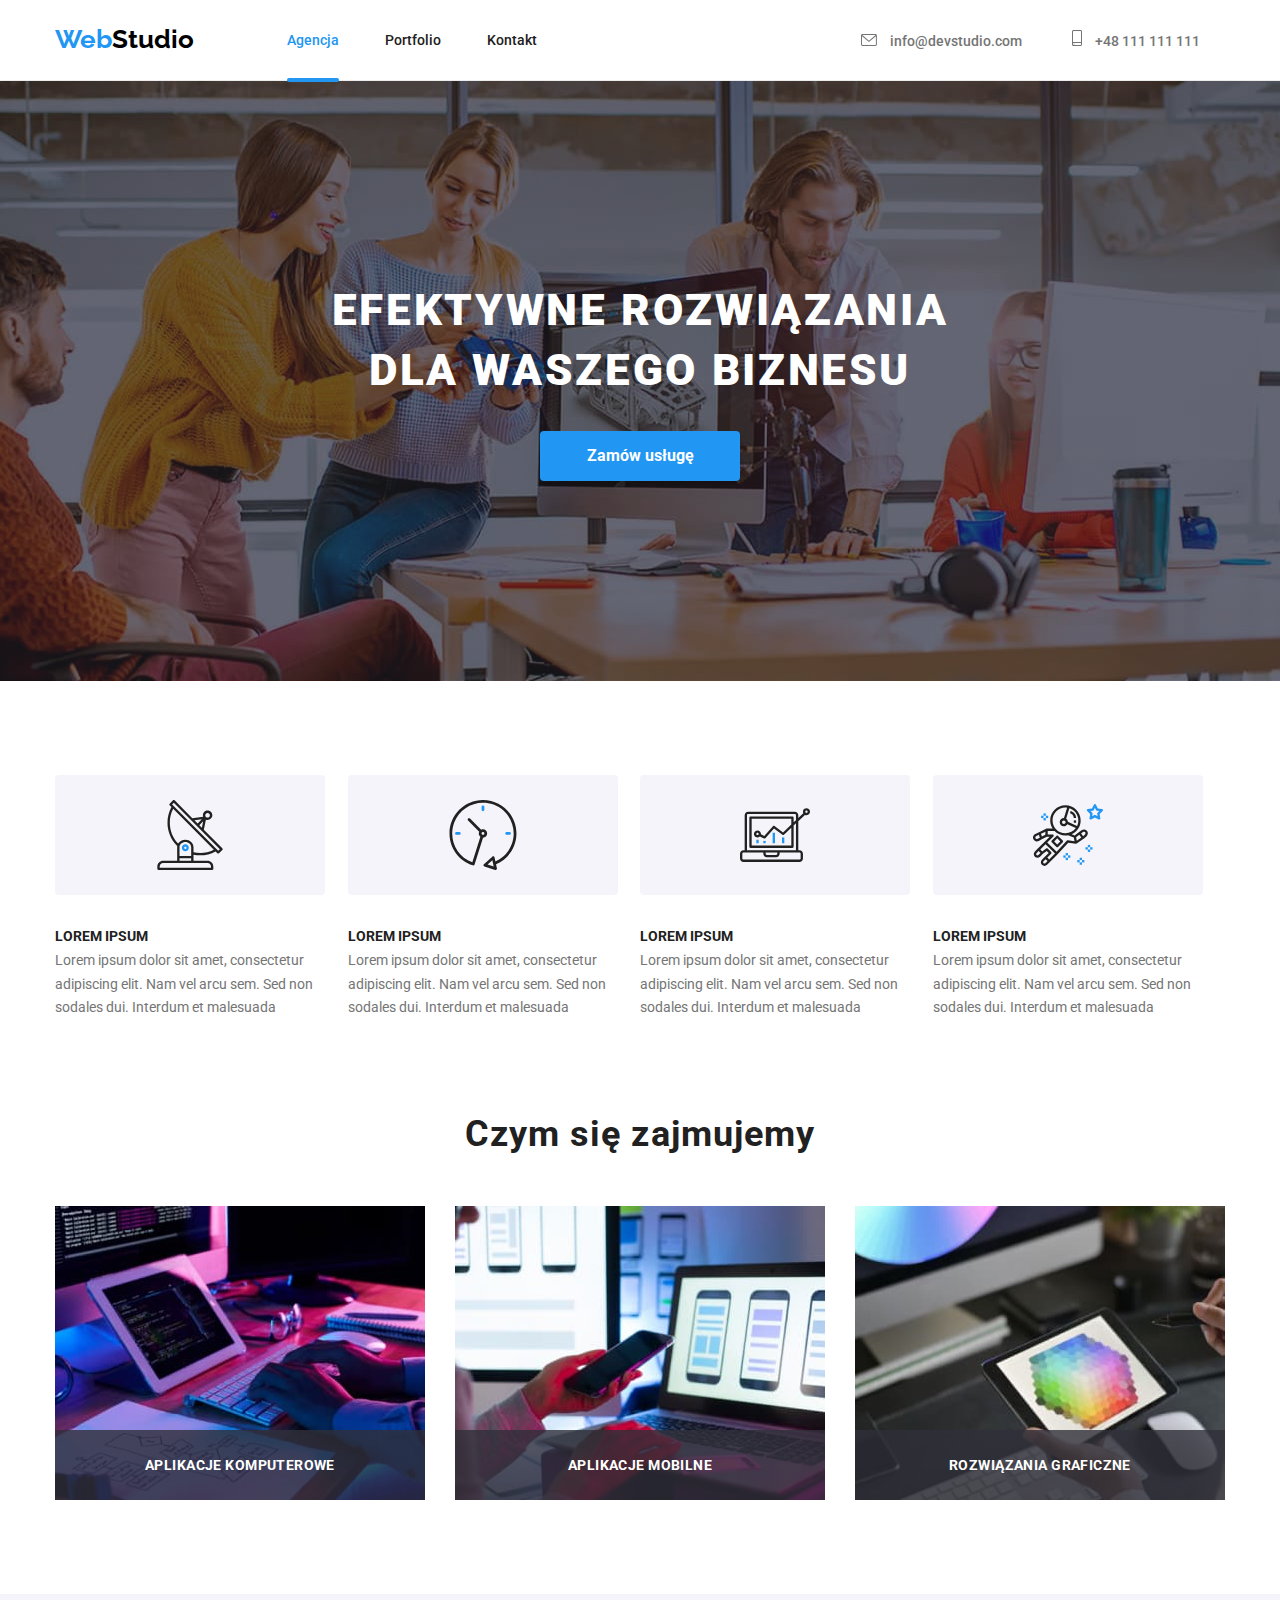
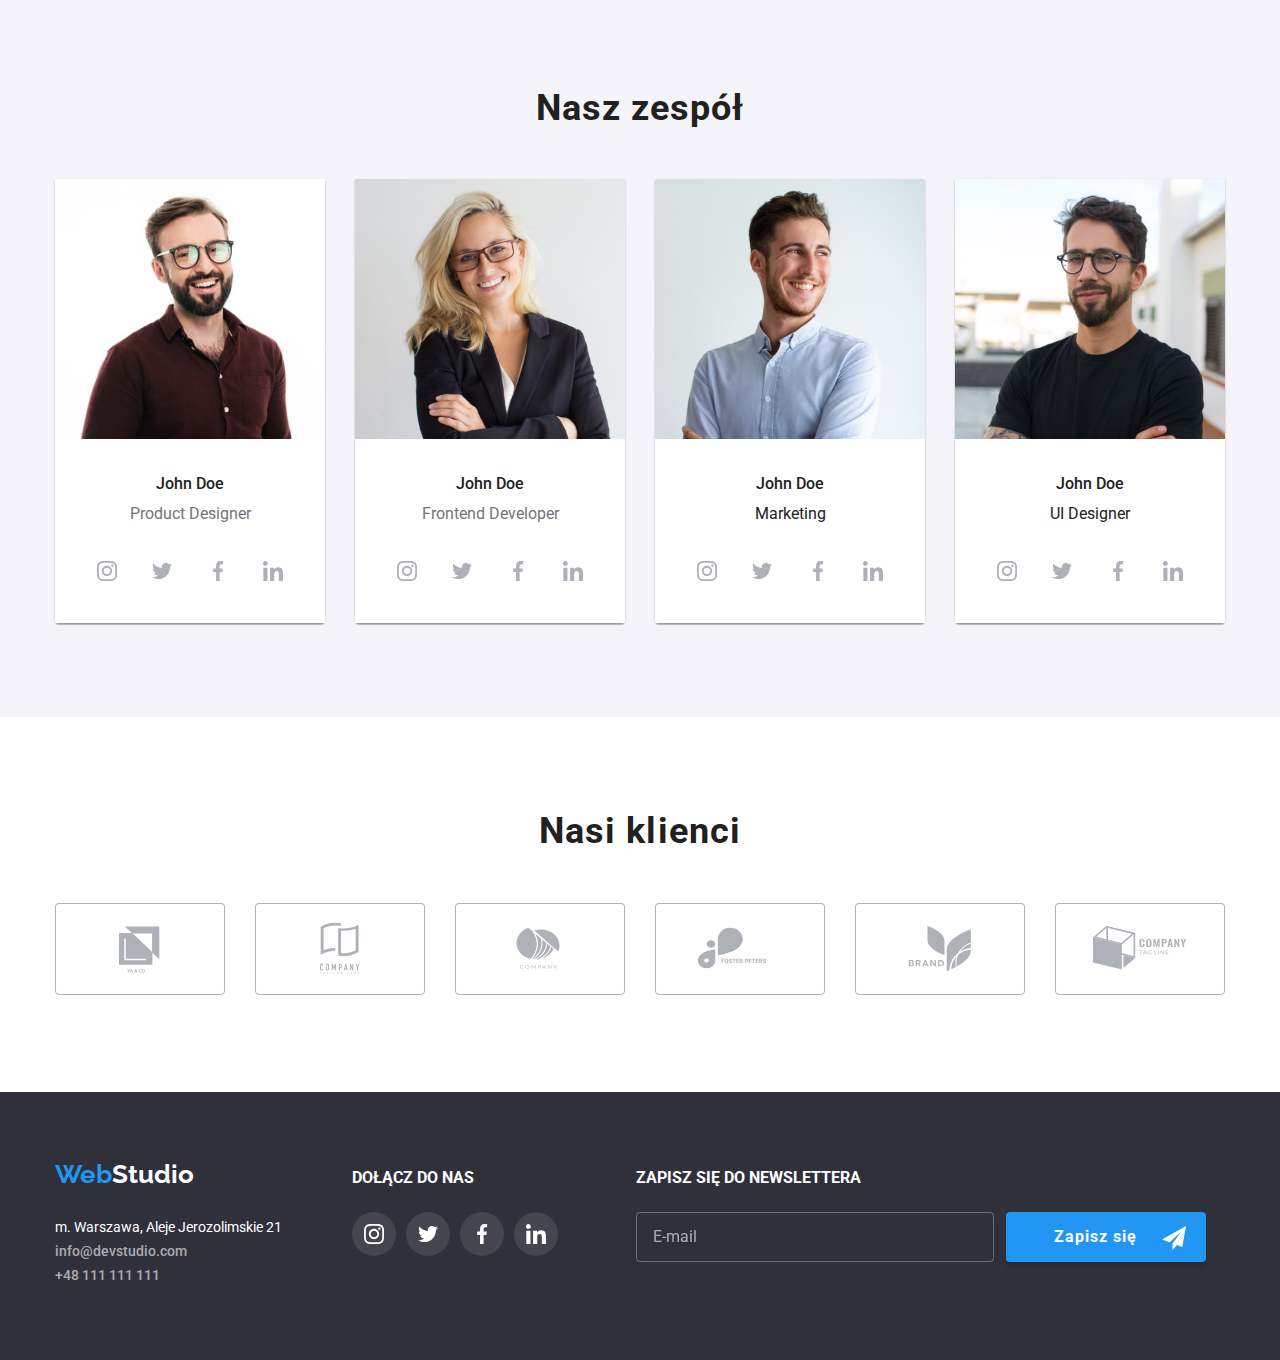
<file: index.html>
<!DOCTYPE html>
<html lang="en">
  <head>
    <meta charset="UTF-8" />
    <meta http-equiv="X-UA-Compatible" content="IE=edge" />
    <meta name="viewport" content="width=device-width, initial-scale=1.0" />
    <title>Zadanie domowe7agencja</title>
    <link
      rel="stylesheet"
      href="https://cdnjs.cloudflare.com/ajax/libs/modern-normalize/1.1.0/modern-normalize.min.css"
    />
    <!-- <link rel="stylesheet" href="./css/styles.css" /> -->
    <link rel="stylesheet" href="./css/main.min.css" />
    <link rel="preconnect" href="https://fonts.googleapis.com" />
    <link rel="preconnect" href="https://fonts.gstatic.com" crossorigin />
    <link
      href="https://fonts.googleapis.com/css2?family=Raleway:wght@700&family=Roboto:wght@400;500;700;900&display=swap"
      rel="stylesheet"
    />
  </head>
  <body>
    <header class="header">
      <div class="header__container container">
        <nav class="header__navi">
          <a class="comp-name comp-name--light-bgd" href="index.html"
            ><span class="comp-name__first-word">Web</span>Studio</a
          >

          <ul class="header__navi-tabs">
            <li class="header__navi-tab">
              <a class="header__tab header__tab--viewed link" href="index.html">Agencja</a>
            </li>

            <li class="header__navi-tab">
              <a class="header__tab link" href="portfolio.html">Portfolio</a>
            </li>

            <li class="header__navi-tab">
              <a class="header__tab link" href="#">Kontakt</a>
            </li>
          </ul>
        </nav>

        <ul class="header__contacts">
          <li class="header__contact header__contact--email">
            <a class="link" href="mailto:info@devstudio.com">
              <span>
                <svg class="header__contact-icon" width="16" height="12">
                  <use href="./images/icons.svg#icon-envelope"></use>
                </svg>
              </span>
              info@devstudio.com
            </a>
          </li>
          <li class="header__contact header__contact--phone">
            <a class="link" href="tel:+48111111111"
              ><span>
                <svg class="header__contact-icon" width="10" height="16">
                  <use href="./images/icons.svg#icon-smartphone"></use>
                </svg> </span
              >+48 111 111 111</a
            >
          </li>
        </ul>
      </div>
    </header>

    <main class="main-sections">
      <section class="order-buttonfield section">
        <div class="order-buttonfield__container container">
          <h1 class="order-buttonfield__head">EFEKTYWNE ROZWIĄZANIA DLA WASZEGO BIZNESU</h1>
          <button class="order-buttonfield__button" type="button" data-modal-open>
            Zamów usługę
          </button>
        </div>
      </section>

      <section class="strengths section">
        <div class="strengths__container container">
          <ul class="strengths__list">
            <li class="strengths__single-box">
              <div class="strengths__single-box-icon">
                <svg class="strengths__icon strengths__icon--icon-antenna" width="70" height="70">
                  <use href="./images/icons.svg#icon-antenna"></use>
                </svg>
              </div>
              <h3 class="strengths__box-header">LOREM IPSUM</h3>
              <p class="strengths__box-text">
                Lorem ipsum dolor sit amet, consectetur adipiscing elit. Nam vel arcu sem. Sed non
                sodales dui. Interdum et malesuada
              </p>
            </li>
            <li class="strengths__single-box">
              <div class="strengths__single-box-icon">
                <svg class="strengths__icon strengths__icon--icon-clock" width="70" height="70">
                  <use href="./images/icons.svg#icon-clock"></use>
                </svg>
              </div>
              <h3 class="strengths__box-header">LOREM IPSUM</h3>
              <p class="strengths__box-text">
                Lorem ipsum dolor sit amet, consectetur adipiscing elit. Nam vel arcu sem. Sed non
                sodales dui. Interdum et malesuada
              </p>
            </li>
            <li class="strengths__single-box">
              <div class="strengths__single-box-icon">
                <svg class="strengths__icon strengths__icon--icon-diagram" width="70" height="70">
                  <use href="./images/icons.svg#icon-diagram"></use>
                </svg>
              </div>
              <h3 class="strengths__box-header">LOREM IPSUM</h3>
              <p class="strengths__box-text">
                Lorem ipsum dolor sit amet, consectetur adipiscing elit. Nam vel arcu sem. Sed non
                sodales dui. Interdum et malesuada
              </p>
            </li>
            <li class="strengths__single-box">
              <div class="strengths__single-box-icon">
                <svg class="strengths__icon strengths__icon--icon-astronaut" width="70" height="70">
                  <use href="./images/icons.svg#icon-astronaut"></use>
                </svg>
              </div>
              <h3 class="strengths__box-header">LOREM IPSUM</h3>
              <p class="strengths__box-text">
                Lorem ipsum dolor sit amet, consectetur adipiscing elit. Nam vel arcu sem. Sed non
                sodales dui. Interdum et malesuada
              </p>
            </li>
          </ul>
        </div>
      </section>
      <section class="activity section">
        <div class="activity__container container">
          <h2 class="activity__section-header section-header">Czym się zajmujemy</h2>
          <ul class="activity__boxes">
            <li class="activity__box">
              <a class="activity__box-plaece link" href="">
                <img
                  class="activity__box-img activity__box-img--01tablet"
                  src="images/01tablet.jpg"
                  alt="tworzymy aplikacje komputerowe"
                  width="370"
                  height="294"
                />
                <div class="activity__signature-box">
                  <p class="activity__signature">Aplikacje komputerowe</p>
                </div>
              </a>
            </li>
            <li class="activity__box">
              <a class="activity__box-plaece link" href=""
                ><img
                  class="activity__box-img activity__box-img--02smartphone"
                  src="images/02smartphone.jpg"
                  alt="tworzymy aplikacje mobilne"
                  width="370"
                  height="294"
                />
                <div class="activity__signature-box">
                  <p class="activity__signature">Aplikacje mobilne</p>
                </div></a
              >
            </li>
            <li class="activity__box">
              <a class="activity__box-plaece link" href=""
                ><img
                  class="activity__box-img activity__box-img--03tabletcolor"
                  src="images/03tabletcolor.jpg"
                  alt="tworzymy rozwiązania graficzne"
                  width="370"
                  height="294"
                />
                <div class="activity__signature-box">
                  <p class="activity__signature">Rozwiązania graficzne</p>
                </div></a
              >
            </li>
          </ul>
        </div>
      </section>
      <section class="team section">
        <div class="team__container container">
          <h2 class="team__section-header section-header">Nasz zespół</h2>
          <ul class="team__list">
            <li class="team__member">
              <figure class="team__member-box">
                <img
                  class="team__member-img team__member-img--11he-brown"
                  src="images/11he-brown.jpg"
                  alt="John Doe Product Designer"
                  width="270"
                  height="260"
                />
                <figcaption class="team__member-label">
                  <h4 class="team__member-name">John Doe</h4>
                  <p class="team__member-profession">Product Designer</p>
                  <ul class="team__member-social-icons social-icons-box">
                    <li class="social-icon social-icon--icon-instagram">
                      <a class="social-icon__space" href="#">
                        <svg class="social-icon__svg">
                          <use href="./images/icons.svg#icon-instagram"></use>
                        </svg>
                      </a>
                    </li>
                    <li class="social-icon social-icon--icon-twitter">
                      <a class="social-icon__space" href="#">
                        <svg class="social-icon__svg">
                          <use href="./images/icons.svg#icon-twitter"></use>
                        </svg>
                      </a>
                    </li>
                    <li class="social-icon social-icon--icon-facebook">
                      <a class="social-icon__space" href="#">
                        <svg class="social-icon__svg">
                          <use href="./images/icons.svg#icon-facebook"></use>
                        </svg>
                      </a>
                    </li>
                    <li class="social-icon social-icon--icon-linkedin">
                      <a class="social-icon__space" href="#">
                        <svg class="social-icon__svg">
                          <use href="./images/icons.svg#icon-linkedin"></use>
                        </svg>
                      </a>
                    </li>
                  </ul>
                </figcaption>
              </figure>
            </li>
            <li class="team__member">
              <figure class="team__member-box">
                <img
                  class="team__member-img team__member-img--12she-blond"
                  src="images/12she-blond.jpg"
                  alt="John Doe Frontend Developer"
                  width="270"
                  height="260"
                />
                <figcaption class="team__member-label">
                  <h4 class="team__member-name">John Doe</h4>
                  <p class="team__member-profession">Frontend Developer</p>
                  <ul class="team__member-social-icons social-icons-box">
                    <li class="social-icon social-icon--icon-instagram">
                      <a class="social-icon__space" href="#">
                        <svg class="social-icon__svg">
                          <use href="./images/icons.svg#icon-instagram"></use>
                        </svg>
                      </a>
                    </li>
                    <li class="social-icon social-icon--icon-twitter">
                      <a class="social-icon__space" href="#">
                        <svg class="social-icon__svg">
                          <use href="./images/icons.svg#icon-twitter"></use>
                        </svg>
                      </a>
                    </li>
                    <li class="social-icon social-icon--icon-facebook">
                      <a class="social-icon__space" href="#">
                        <svg class="social-icon__svg">
                          <use href="./images/icons.svg#icon-facebook"></use>
                        </svg>
                      </a>
                    </li>
                    <li class="social-icon social-icon--icon-linkedin">
                      <a class="social-icon__space" href="#">
                        <svg class="social-icon__svg">
                          <use href="./images/icons.svg#icon-linkedin"></use>
                        </svg>
                      </a>
                    </li>
                  </ul>
                </figcaption>
              </figure>
            </li>
            <li class="team__member">
              <figure class="team__member-box">
                <img
                  class="team__member-img team__member-img--13he-blue"
                  src="images/13he-blue.jpg"
                  alt="John Doe Marketing"
                  width="270"
                  height="260"
                />
                <figcaption class="team__member-label">
                  <h4 class="team__member-name">John Doe</h4>
                  <p class=".team__member-profession">Marketing</p>
                  <ul class="team__member-social-icons social-icons-box">
                    <li class="social-icon social-icon--icon-instagram">
                      <a class="social-icon__space" href="#">
                        <svg class="social-icon__svg">
                          <use href="./images/icons.svg#icon-instagram"></use>
                        </svg>
                      </a>
                    </li>
                    <li class="social-icon social-icon--icon-twitter">
                      <a class="social-icon__space" href="#">
                        <svg class="social-icon__svg">
                          <use href="./images/icons.svg#icon-twitter"></use>
                        </svg>
                      </a>
                    </li>
                    <li class="social-icon social-icon--icon-facebook">
                      <a class="social-icon__space" href="#">
                        <svg class="social-icon__svg">
                          <use href="./images/icons.svg#icon-facebook"></use>
                        </svg>
                      </a>
                    </li>
                    <li class="social-icon social-icon--icon-linkedin">
                      <a class="social-icon__space" href="#">
                        <svg class="social-icon__svg">
                          <use href="./images/icons.svg#icon-linkedin"></use>
                        </svg>
                      </a>
                    </li>
                  </ul>
                </figcaption>
              </figure>
            </li>
            <li class="team__member">
              <figure class="team__member-box">
                <img
                  class="team__member-img team__member-img--14he-black"
                  src="images/14he-black.jpg"
                  alt="John Doe UI Designer"
                  width="270"
                  height="260"
                />
                <figcaption class="team__member-label">
                  <h4 class="team__member-name">John Doe</h4>
                  <p class=".team__member-profession">UI Designer</p>
                  <ul class="team__member-social-icons social-icons-box">
                    <li class="social-icon social-icon--icon-instagram">
                      <a class="social-icon__space" href="#">
                        <svg class="social-icon__svg">
                          <use href="./images/icons.svg#icon-instagram"></use>
                        </svg>
                      </a>
                    </li>
                    <li class="social-icon social-icon--icon-twitter">
                      <a class="social-icon__space" href="#">
                        <svg class="social-icon__svg">
                          <use href="./images/icons.svg#icon-twitter"></use>
                        </svg>
                      </a>
                    </li>
                    <li class="social-icon social-icon--icon-facebook">
                      <a class="social-icon__space" href="#">
                        <svg class="social-icon__svg">
                          <use href="./images/icons.svg#icon-facebook"></use>
                        </svg>
                      </a>
                    </li>
                    <li class="social-icon social-icon--icon-linkedin">
                      <a class="social-icon__space" href="#">
                        <svg class="social-icon__svg">
                          <use href="./images/icons.svg#icon-linkedin"></use>
                        </svg>
                      </a>
                    </li>
                  </ul>
                </figcaption>
              </figure>
            </li>
          </ul>
        </div>
      </section>
      <section class="clients section">
        <div class="clients__container container">
          <h2 class="clients__section-header section-header">Nasi klienci</h2>
          <ul class="clients__list">
            <li class="clients__icon clients__icon--icon-logo1">
              <a class="clients__logo-pleace" href="#">
                <svg class="clients__logo-icon">
                  <use href="./images/icons.svg#icon-logo1"></use>
                </svg>
              </a>
            </li>
            <li class="clients__icon clients__icon--icon-logo2">
              <a class="clients__logo-pleace" href="#">
                <svg class="clients__logo-icon">
                  <use href="./images/icons.svg#icon-logo2"></use>
                </svg>
              </a>
            </li>
            <li class="clients__icon clients__icon--icon-logo3">
              <a class="clients__logo-pleace" href="#">
                <svg class="clients__logo-icon">
                  <use href="./images/icons.svg#icon-logo3"></use>
                </svg>
              </a>
            </li>
            <li class="clients__icon clients__icon--icon-logo4">
              <a class="clients__logo-pleace" href="#">
                <svg class="clients__logo-icon">
                  <use href="./images/icons.svg#icon-logo4"></use>
                </svg>
              </a>
            </li>
            <li class="clients__icon clients__icon--icon-logo5">
              <a class="clients__logo-pleace" href="#">
                <svg class="clients__logo-icon">
                  <use href="./images/icons.svg#icon-logo5"></use>
                </svg>
              </a>
            </li>
            <li class="clients__icon clients__icon--icon-logo6">
              <a class="clients__logo-pleace" href="#">
                <svg class="clients__logo-icon">
                  <use href="./images/icons.svg#icon-logo6"></use>
                </svg>
              </a>
            </li>
          </ul>
        </div>
      </section>
    </main>
    <footer class="footer">
      <div class="footer__container container">
        <div class="footer__address-section">
          <h3 class="footer__comp-name">
            <a class="comp-name footer__comp-name" href="index.html"
              ><span class="comp-name__first-word">Web</span
              ><span class="comp-name__second-word comp-name__second-word--dark-bgd"
                >Studio</span
              ></a
            >
          </h3>
          <address class="footer__address">
            <ul class="footer__address-links">
              <li class="footer__address-link footer__address-link--post">
                m. Warszawa, Aleje Jerozolimskie 21
              </li>
              <li class="footer__address-link footer__address-link--email">
                <a class="link" href="mailto:info@devstudio.com">info@devstudio.com</a>
              </li>
              <li class="footer__address-link footer__address-link--phone">
                <a class="link" href="tel:+48111111111">+48 111 111 111</a>
              </li>
            </ul>
          </address>
        </div>
        <div class="footer__social-section">
          <h3 class="footer__social-section-head">DOŁĄCZ DO NAS</h3>
          <ul class="footer__social-icons social-icons-box">
            <li class="social-icon social-icon--icon-instagram">
              <a class="social-icon__space social-icon__space--dark-bgd" href="#">
                <svg class="social-icon__svg social-icon__svg--dark-bgd">
                  <use href="./images/icons.svg#icon-instagram"></use>
                </svg>
              </a>
            </li>
            <li class="social-icon social-icon--icon-twitter">
              <a class="social-icon__space social-icon__space--dark-bgd" href="#">
                <svg class="social-icon__svg social-icon__svg--dark-bgd">
                  <use href="./images/icons.svg#icon-twitter"></use>
                </svg>
              </a>
            </li>
            <li class="social-icon social-icon--icon-facebook">
              <a class="social-icon__space social-icon__space--dark-bgd" href="#">
                <svg class="social-icon__svg social-icon__svg--dark-bgd">
                  <use href="./images/icons.svg#icon-facebook"></use>
                </svg>
              </a>
            </li>
            <li class="social-icon social-icon--icon-linkedin">
              <a class="social-icon__space social-icon__space--dark-bgd" href="#">
                <svg class="social-icon__svg social-icon__svg--dark-bgd">
                  <use href="./images/icons.svg#icon-linkedin"></use>
                </svg>
              </a>
            </li>
          </ul>
        </div>
        <div class="footer__form-section">
          <h3 class="footer__form-section-head">ZAPISZ SIĘ DO NEWSLETTERA</h3>
          <form class="ft-form" name="newsletter_email" autocomplete="on">
            <label class="ft-form__label">
              <input class="ft-form__input" type="email" name="email" placeholder="E-mail" />
            </label>
            <button class="ft-form__submit-button" type="submit">
              Zapisz się<span class="ft-form__submit-button-icon">
                <svg class="submit-button__icon-send">
                  <use href="./images/icons.svg#icon-send"></use></svg
              ></span>
            </button>
          </form>
        </div>
      </div>
    </footer>
    <!-- ---------bacdrop-------------- -->
    <div class="order-the-service__backdrop order-the-service__is-hidden" data-modal>
      <div class="order-the-service__modal">
        <button type="button" class="order-the-service__close-button" data-modal-close>
          <svg class="order-the-service__close-button-svg">
            <use href="./images/icons.svg#close-black"></use>
          </svg>
        </button>
        <form class="order-the-service__form">
          <div class="order-the-service__form-group" role="group" aria-labelledby="contact-head">
            <p class="order-the-service__form-head" id="contact-head">
              Zostaw swoje dane w formularzu poniżej
            </p>
            <label class="order-the-service__label">
              Imię
              <input class="order-the-service__input" type="text" name="username" />
              <svg class="order-the-service__form-icon">
                <use href="./images/icons.svg#person-black-18dp"></use>
              </svg>
            </label>
            <label class="order-the-service__label">
              Telefon
              <input class="order-the-service__input" type="tel" name="phone_number" />
              <svg class="order-the-service__form-icon">
                <use href="./images/icons.svg#phone-black-18dp"></use>
              </svg>
            </label>
            <label class="order-the-service__label">
              Email
              <input class="order-the-service__input" type="email" name="email" />
              <svg class="order-the-service__form-icon">
                <use href="./images/icons.svg#email-black-18dp"></use>
              </svg>
            </label>
            <label class="order-the-service__label">
              Komentarz
              <textarea
                class="order-the-service__textarea"
                name="comment"
                rows="5"
                placeholder="Wprowadź tekst"
              ></textarea>
            </label>
            <label class="order-the-service__checkbox">
              <input
                class="order-the-service__checkbox-input"
                type="checkbox"
                name="accept"
                value="accept-reg-priv-pol"
              />
              Oświadczam iż akceptuję
              <a class="order-the-service__checkbox-link" href="#rules">Regulamin</a> i
              <a class="order-the-service__checkbox-link" href="#privacypolicy"
                >Politykę Prywatności.</a
              >
            </label>
            <button class="order-the-service__submit-button" type="submit">Wyślij</button>
          </div>
        </form>
      </div>
    </div>
    <script src="./js/modal.js"></script>
  </body>
</html>
</file>
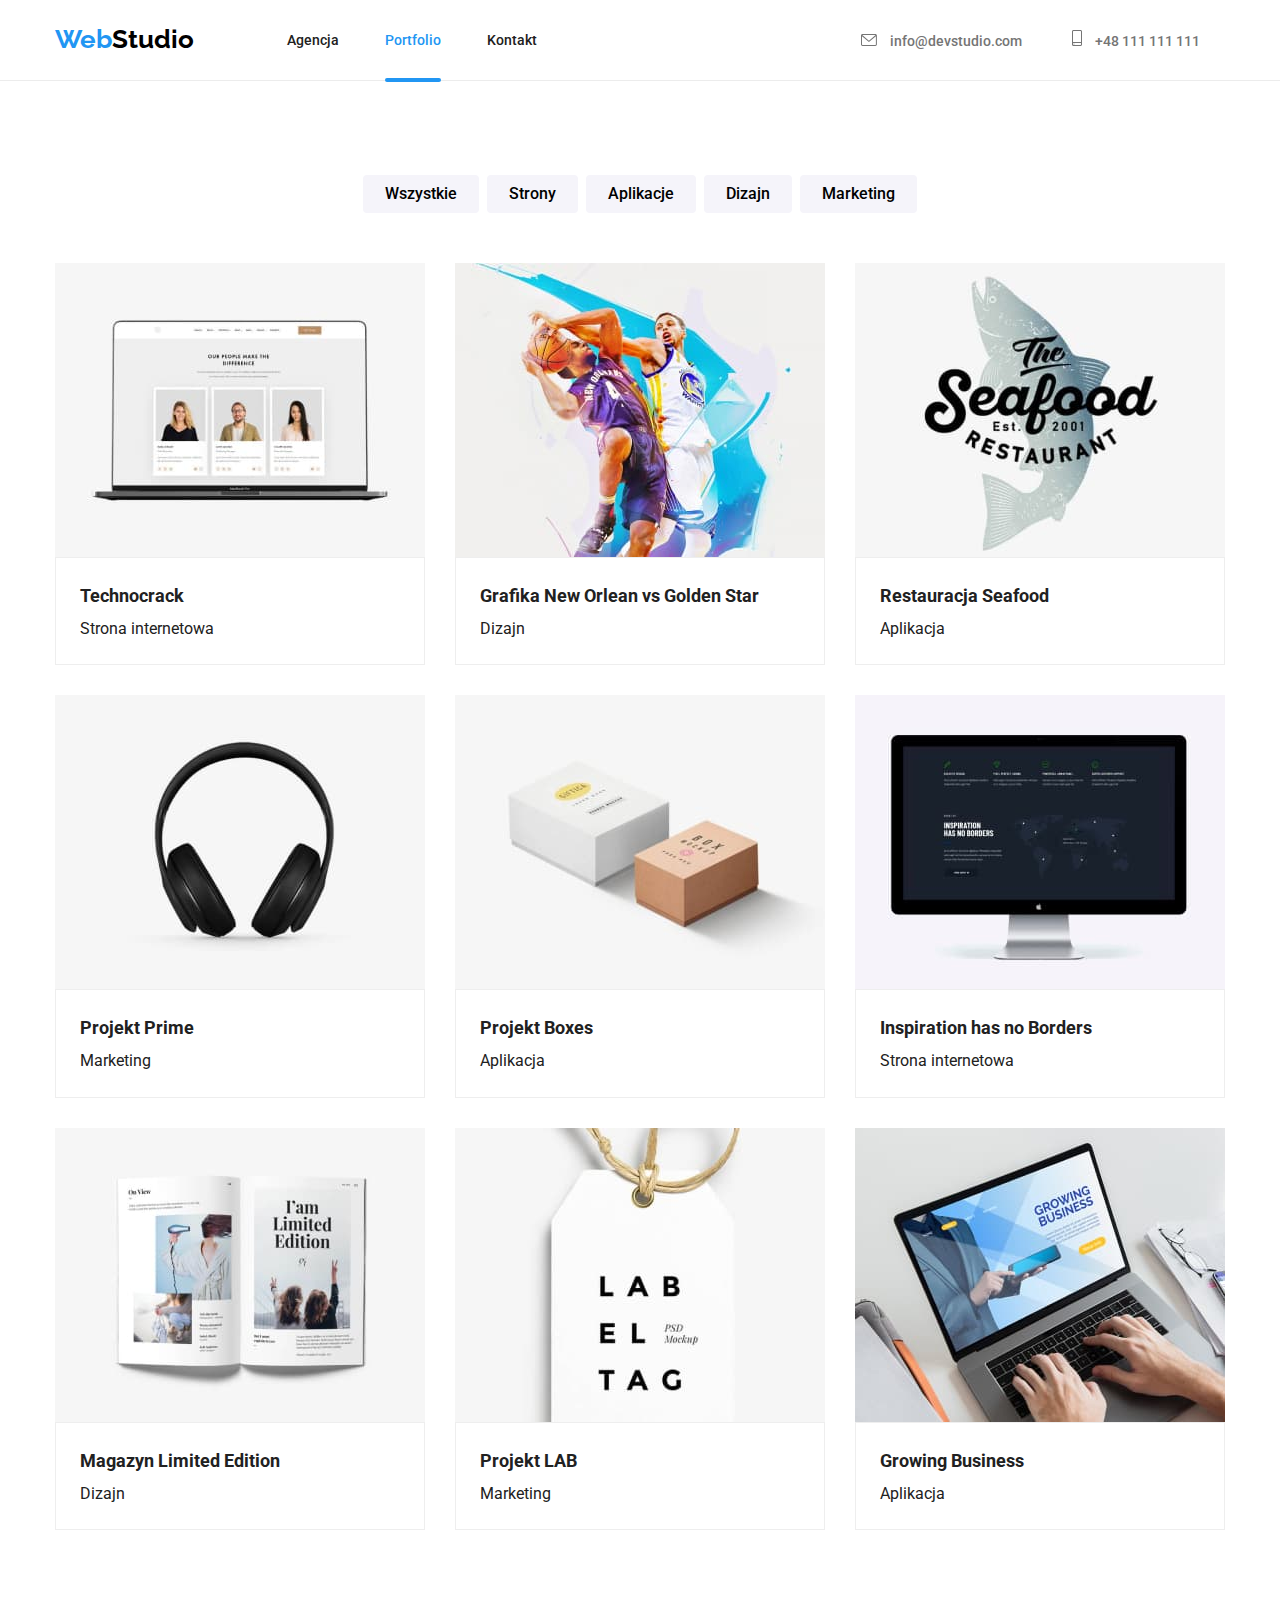
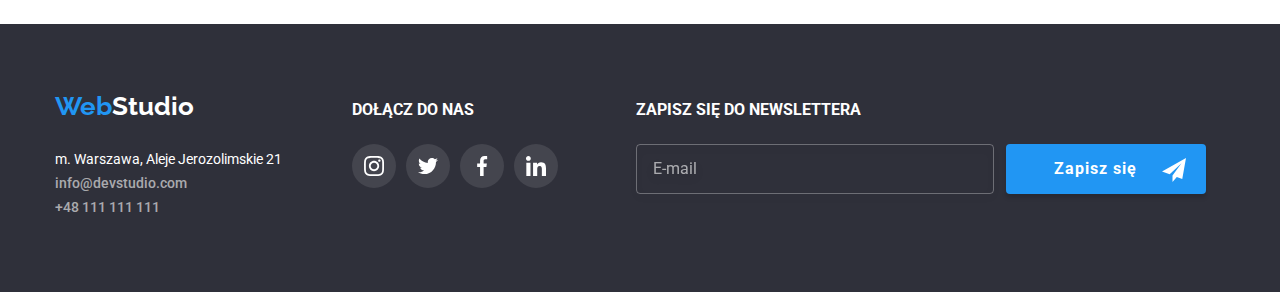
<file: portfolio.html>
<!DOCTYPE html>
<html lang="en">
  <head>
    <meta charset="UTF-8" />
    <meta http-equiv="X-UA-Compatible" content="IE=edge" />
    <meta name="viewport" content="width=device-width, initial-scale=1.0" />
    <title>Zadanie domowe7portfolio</title>
    <link
      rel="stylesheet"
      href="https://cdnjs.cloudflare.com/ajax/libs/modern-normalize/1.1.0/modern-normalize.min.css"
    />
    <!-- <link rel="stylesheet" href="./css/styles.css" /> -->
    <link rel="stylesheet" href="./css/main.min.css" />
    <link rel="preconnect" href="https://fonts.googleapis.com" />
    <link rel="preconnect" href="https://fonts.gstatic.com" crossorigin />
    <link
      href="https://fonts.googleapis.com/css2?family=Raleway:wght@700&family=Roboto:wght@400;500;700;900&display=swap"
      rel="stylesheet"
    />
  </head>
  <body>
    <header class="header">
      <div class="header__container container">
        <nav class="header__navi">
          <a class="comp-name comp-name--light-bgd" href="index.html"
            ><span class="comp-name__first-word">Web</span>Studio</a
          >

          <ul class="header__navi-tabs">
            <li class="header__navi-tab">
              <a class="header__tab link" href="index.html">Agencja</a>
            </li>

            <li class="header__navi-tab">
              <a class="header__tab header__tab--viewed link" href="portfolio.html">Portfolio</a>
            </li>

            <li class="header__navi-tab">
              <a class="header__tab link" href="#">Kontakt</a>
            </li>
          </ul>
        </nav>

        <ul class="header__contacts">
          <li class="header__contact header__contact--email">
            <a class="link" href="mailto:info@devstudio.com">
              <span>
                <svg class="header__contact-icon" width="16" height="12">
                  <use href="./images/icons.svg#icon-envelope"></use>
                </svg>
              </span>
              info@devstudio.com
            </a>
          </li>
          <li class="header__contact header__contact--phone">
            <a class="link" href="tel:+48111111111"
              ><span>
                <svg class="header__contact-icon" width="10" height="16">
                  <use href="./images/icons.svg#icon-smartphone"></use>
                </svg> </span
              >+48 111 111 111</a
            >
          </li>
        </ul>
      </div>
    </header>
    <main>
      <section class="portfolio section">
        <div class="portfolio__container container">
          <ul class="portfolio__filter-buttons">
            <li class="portfolio__filter portfolio__filter--all">
              <button class="portfolio__filter-button" type="button">Wszystkie</button>
            </li>
            <li class="portfolio__filter portfolio__filter--webside">
              <button class="portfolio__filter-button" type="button">Strony</button>
            </li>
            <li class="portfolio__filter portfolio__filter--app">
              <button class="portfolio__filter-button" type="button">Aplikacje</button>
            </li>
            <li class="portfolio__filter portfolio__filter--design">
              <button class="portfolio__filter-button" type="button">Dizajn</button>
            </li>
            <li class="portfolio__filter portfolio__filter--marketing">
              <button class="portfolio__filter-button" type="button">Marketing</button>
            </li>
          </ul>
          <ul class="portfolio__boxes">
            <li class="porfolio__box">
              <a class="portfolio__creation-box portfolio__creation-box--webside" href="#">
                <figure class="portfolio__box-figure">
                  <img class="portfolio__box-img portfolio__box-img--img01patternwbs"
                  src=images/img01-patternwbs.jpg alt="technocrack strona internetowa" width="370"
                  height="294" />
                  <div class="portfolio__box-description">
                    <p class="portfolio__description portfolio__description--img01pattermwbs">
                      Technocrack jest popularną platformą wykorzystywaną do rozpowszechniania
                      koronawirusa. Firmy wykorzystują tę platformę do celów szpiegowskich i ataków
                      na niezabezpieczone serwery konkurencji
                    </p>
                  </div>
                  <figcaption class="portfolio__box-figcaption">
                    <h4 class="portfolio__name-of-project">Technocrack</h4>
                    <p class="portfolio__kind-of-project">Strona internetowa</p>
                  </figcaption>
                </figure>
              </a>
            </li>
            <li class="porfolio__box">
              <a class="portfolio__creation-box portfolio__creation-box--webside" href="#">
                <figure class="portfolio__box-figure">
                  <img class="portfolio__box-img portfolio__box-img--img02-patterndesign"
                  src=images/img02-patterndesign.jpg alt="technocrack strona internetowa"
                  width="370" height="294" />
                  <div class="portfolio__box-description">
                    <p class="portfolio__description portfolio__description--img02-patterndesign">
                      Technocrack jest popularną platformą wykorzystywaną do rozpowszechniania
                      koronawirusa. Firmy wykorzystują tę platformę do celów szpiegowskich i ataków
                      na niezabezpieczone serwery konkurencji
                    </p>
                  </div>
                  <figcaption class="portfolio__box-figcaption">
                    <h4 class="portfolio__name-of-project">Grafika New Orlean vs Golden Star</h4>
                    <p class="portfolio__kind-of-project">Dizajn</p>
                  </figcaption>
                </figure>
              </a>
            </li>
            <li class="porfolio__box">
              <a class="portfolio__creation-box portfolio__creation-box--webside" href="#">
                <figure class="portfolio__box-figure">
                  <img class="portfolio__box-img portfolio__box-img--img03seafoodapp"
                  src=images/img03seafoodapp.jpg alt="technocrack strona internetowa" width="370"
                  height="294" />
                  <div class="portfolio__box-description">
                    <p class="portfolio__description portfolio__description---img03seafoodapp">
                      Technocrack jest popularną platformą wykorzystywaną do rozpowszechniania
                      koronawirusa. Firmy wykorzystują tę platformę do celów szpiegowskich i ataków
                      na niezabezpieczone serwery konkurencji
                    </p>
                  </div>
                  <figcaption class="portfolio__box-figcaption">
                    <h4 class="portfolio__name-of-project">Restauracja Seafood</h4>
                    <p class="portfolio__kind-of-project">Aplikacja</p>
                  </figcaption>
                </figure>
              </a>
            </li>
            <li class="porfolio__box">
              <a class="portfolio__creation-box portfolio__creation-box--webside" href="#">
                <figure class="portfolio__box-figure">
                  <img class="portfolio__box-img portfolio__box-img--img04headphonesmktg"
                  src=images/img04headphonesmktg.jpg alt="technocrack strona internetowa"
                  width="370" height="294" />
                  <div class="portfolio__box-description">
                    <p class="portfolio__description portfolio__description--img04headphonesmktg">
                      Technocrack jest popularną platformą wykorzystywaną do rozpowszechniania
                      koronawirusa. Firmy wykorzystują tę platformę do celów szpiegowskich i ataków
                      na niezabezpieczone serwery konkurencji
                    </p>
                  </div>
                  <figcaption class="portfolio__box-figcaption">
                    <h4 class="portfolio__name-of-project">Projekt Prime</h4>
                    <p class="portfolio__kind-of-project">Marketing</p>
                  </figcaption>
                </figure>
              </a>
            </li>
            <li class="porfolio__box">
              <a class="portfolio__creation-box portfolio__creation-box--webside" href="#">
                <figure class="portfolio__box-figure">
                  <img class="portfolio__box-img portfolio__box-img--img05boxesapp"
                  src=images/img05boxesapp.jpg alt="technocrack strona internetowa" width="370"
                  height="294" />
                  <div class="portfolio__box-description">
                    <p class="portfolio__description portfolio__description--img05boxesapp">
                      Technocrack jest popularną platformą wykorzystywaną do rozpowszechniania
                      koronawirusa. Firmy wykorzystują tę platformę do celów szpiegowskich i ataków
                      na niezabezpieczone serwery konkurencji
                    </p>
                  </div>
                  <figcaption class="portfolio__box-figcaption">
                    <h4 class="portfolio__name-of-project">Projekt Boxes</h4>
                    <p class="portfolio__kind-of-project">Aplikacja</p>
                  </figcaption>
                </figure>
              </a>
            </li>
            <li class="porfolio__box">
              <a class="portfolio__creation-box portfolio__creation-box--webside" href="#">
                <figure class="portfolio__box-figure">
                  <img class="portfolio__box-img portfolio__box-img--img06monitorwbs"
                  src=images/img06monitorwbs.jpg alt="technocrack strona internetowa" width="370"
                  height="294" />
                  <div class="portfolio__box-description">
                    <p class="portfolio__description portfolio__description--img06monitorwbs">
                      Technocrack jest popularną platformą wykorzystywaną do rozpowszechniania
                      koronawirusa. Firmy wykorzystują tę platformę do celów szpiegowskich i ataków
                      na niezabezpieczone serwery konkurencji
                    </p>
                  </div>
                  <figcaption class="portfolio__box-figcaption">
                    <h4 class="portfolio__name-of-project">Inspiration has no Borders</h4>
                    <p class="portfolio__kind-of-project">Strona internetowa</p>
                  </figcaption>
                </figure>
              </a>
            </li>
            <li class="porfolio__box">
              <a class="portfolio__creation-box portfolio__creation-box--webside" href="#">
                <figure class="portfolio__box-figure">
                  <img class="portfolio__box-img portfolio__box-img--img07bookdesign"
                  src=images/img07bookdesign.jpg alt="technocrack strona internetowa" width="370"
                  height="294" />
                  <div class="portfolio__box-description">
                    <p class="portfolio__description portfolio__description--img07bookdesign">
                      Technocrack jest popularną platformą wykorzystywaną do rozpowszechniania
                      koronawirusa. Firmy wykorzystują tę platformę do celów szpiegowskich i ataków
                      na niezabezpieczone serwery konkurencji
                    </p>
                  </div>
                  <figcaption class="portfolio__box-figcaption">
                    <h4 class="portfolio__name-of-project">Magazyn Limited Edition</h4>
                    <p class="portfolio__kind-of-project">Dizajn</p>
                  </figcaption>
                </figure>
              </a>
            </li>
            <li class="porfolio__box">
              <a class="portfolio__creation-box portfolio__creation-box--webside" href="#">
                <figure class="portfolio__box-figure">
                  <img class="portfolio__box-img portfolio__box-img--img08projektmktg"
                  src=images/img08projektmktg.jpg alt="technocrack strona internetowa" width="370"
                  height="294" />
                  <div class="portfolio__box-description">
                    <p class="portfolio__description portfolio__description--img08projektmktg">
                      Technocrack jest popularną platformą wykorzystywaną do rozpowszechniania
                      koronawirusa. Firmy wykorzystują tę platformę do celów szpiegowskich i ataków
                      na niezabezpieczone serwery konkurencji
                    </p>
                  </div>
                  <figcaption class="portfolio__box-figcaption">
                    <h4 class="portfolio__name-of-project">Projekt LAB</h4>
                    <p class="portfolio__kind-of-project">Marketing</p>
                  </figcaption>
                </figure>
              </a>
            </li>
            <li class="porfolio__box">
              <a class="portfolio__creation-box portfolio__creation-box--webside" href="#">
                <figure class="portfolio__box-figure">
                  <img class="portfolio__box-img portfolio__box-img--img09laptopapp"
                  src=images/img09laptopapp.jpg alt="technocrack strona internetowa" width="370"
                  height="294" />
                  <div class="portfolio__box-description">
                    <p class="portfolio__description portfolio__description--img09laptopapp">
                      Technocrack jest popularną platformą wykorzystywaną do rozpowszechniania
                      koronawirusa. Firmy wykorzystują tę platformę do celów szpiegowskich i ataków
                      na niezabezpieczone serwery konkurencji
                    </p>
                  </div>
                  <figcaption class="portfolio__box-figcaption">
                    <h4 class="portfolio__name-of-project">Growing Business</h4>
                    <p class="portfolio__kind-of-project">Aplikacja</p>
                  </figcaption>
                </figure>
              </a>
            </li>
          </ul>
        </div>
      </section>
    </main>
    <footer class="footer">
      <div class="footer__container container">
        <div class="footer__address-section">
          <h3 class="footer__comp-name">
            <a class="comp-name footer__comp-name" href="index.html"
              ><span class="comp-name__first-word">Web</span
              ><span class="comp-name__second-word comp-name__second-word--dark-bgd"
                >Studio</span
              ></a
            >
          </h3>
          <address class="footer__address">
            <ul class="footer__address-links">
              <li class="footer__address-link footer__address-link--post">
                m. Warszawa, Aleje Jerozolimskie 21
              </li>
              <li class="footer__address-link footer__address-link--email">
                <a class="link" href="mailto:info@devstudio.com">info@devstudio.com</a>
              </li>
              <li class="footer__address-link footer__address-link--phone">
                <a class="link" href="tel:+48111111111">+48 111 111 111</a>
              </li>
            </ul>
          </address>
        </div>
        <div class="footer__social-section">
          <h3 class="footer__social-section-head">DOŁĄCZ DO NAS</h3>
          <ul class="footer__social-icons social-icons-box">
            <li class="social-icon social-icon--icon-instagram">
              <a class="social-icon__space social-icon__space--dark-bgd" href="#">
                <svg class="social-icon__svg social-icon__svg--dark-bgd">
                  <use href="./images/icons.svg#icon-instagram"></use>
                </svg>
              </a>
            </li>
            <li class="social-icon social-icon--icon-twitter">
              <a class="social-icon__space social-icon__space--dark-bgd" href="#">
                <svg class="social-icon__svg social-icon__svg--dark-bgd">
                  <use href="./images/icons.svg#icon-twitter"></use>
                </svg>
              </a>
            </li>
            <li class="social-icon social-icon--icon-facebook">
              <a class="social-icon__space social-icon__space--dark-bgd" href="#">
                <svg class="social-icon__svg social-icon__svg--dark-bgd">
                  <use href="./images/icons.svg#icon-facebook"></use>
                </svg>
              </a>
            </li>
            <li class="social-icon social-icon--icon-linkedin">
              <a class="social-icon__space social-icon__space--dark-bgd" href="#">
                <svg class="social-icon__svg social-icon__svg--dark-bgd">
                  <use href="./images/icons.svg#icon-linkedin"></use>
                </svg>
              </a>
            </li>
          </ul>
        </div>
        <div class="footer__form-section">
          <h3 class="footer__form-section-head">ZAPISZ SIĘ DO NEWSLETTERA</h3>
          <form class="ft-form" name="newsletter_email" autocomplete="on">
            <label class="ft-form__label">
              <input class="ft-form__input" type="email" name="email" placeholder="E-mail" />
            </label>
            <button class="ft-form__submit-button" type="submit">
              Zapisz się<span class="ft-form__submit-button-icon">
                <svg class="submit-button__icon-send">
                  <use href="./images/icons.svg#icon-send"></use></svg
              ></span>
            </button>
          </form>
        </div>
      </div>
    </footer>
  </body>
</html>
</file>
<file: css/styles.css>
:root {
  --text-color: rgba(33, 33, 33, 1);
  --alt-text-color: rgba(117, 117, 117, 1);
  --active-link-color: rgba(33, 150, 243, 1);
  --animation-bg-color: rgba(33, 150, 243, 0.9);
  --addition-bg-color: rgba(47, 48, 58, 1);
  --activity__box__signature-box-color: rgba(47, 48, 58, 0.8);
  --footer-text-color: rgba(255, 255, 255, 1);
  --button-bg-color: rgba(245, 244, 250, 1);
  --ft-contact-color: rgba(255, 255, 255, 0.6);
  --icons-color: rgba(175, 177, 184, 1);
}

body {
  font-family: 'Roboto', sans-serif;
  color: var(--text-color);
  font-size: 14px;
}
li {
  list-style: none;
}
ul,
p,
figure,
h1,
h2,
h3,
h4 {
  padding: 0;
  margin: 0;
}
svg {
  fill: currentColor;
}
.container {
  max-width: 1200px;
  margin: 0 auto;
  display: flex;
  padding-left: 15px;
  padding-right: 15px;
}
.section {
  padding-top: 94px;
  padding-bottom: 94px;
}

.sectionheader {
  font-size: 36px;
  font-weight: 700;
  letter-spacing: 0.03em;
  margin: 0 auto;
  padding-bottom: 50px;
}
.link {
  color: var(--text-color);
  text-decoration: none;
  line-height: 1.14;
  font-weight: 500;
  transition: color 250ms cubic-bezier(0.4, 0, 0.2, 1);
  position: relative;
}

.link:hover,
.link:focus {
  color: var(--active-link-color);
}
/* ========company-name============ */
.comp-name {
  text-decoration: none;
  font-family: 'Raleway', sans-serif;
  font-weight: 700;
  font-size: 26px;
  color: rgba(0, 0, 0, 1);
  margin-right: 47px;
}

.comp-name__first-word {
  color: var(--active-link-color);
}

.comp-name:visited {
  color: transparent;
}

.comp-name__second-word--dark-bgd {
  color: var(--footer-text-color);
}
/* ==============social-icons-box================== */
.social-icons-box {
  display: flex;
  justify-content: space-between;
  padding-top: 20px;
}

.social-icon__space {
  display: flex;
  align-items: center;
  justify-content: center;
  background-color: var(--footer-text-color);
  border-radius: 50%;
  transition: background-color 250ms cubic-bezier(0.4, 0, 0.2, 1);
}

.social-icon {
  fill: var(--icons-color);
  width: 44px;
  height: 44px;
  border-radius: 50%;
  transition: fill 250ms cubic-bezier(0.4, 0, 0.2, 1),
    background-color 250ms cubic-bezier(0.4, 0, 0.2, 1);

}

.social-icon__space:focus .social-icon,
.social-icon:focus,
.social-icon:active,
.social-icon:hover {
  fill: var(--footer-text-color);
  background-color: var(--active-link-color);
}
.social-icon__space--dark-bgd {
  background-color: rgba(255, 255, 255, 0.1);
}

.social-icon--dark-bgd {
  fill: var(--footer-text-color);
}
/* =================header=============== */
.header {
  border-bottom: 1px solid rgba(236, 236, 236, 1);
}
.header .container {
  justify-content: space-between;
   align-items: center;
   height: 80px;
}
.header__navi {
  display: flex;
  align-items: center;
  justify-content: space-around;
}

.header__navi-tabs {
  display: flex;
  padding: 23px;
  position: relative;
  
}
.header__navi-tabs .link {
  margin: 23px;
}
.header__navi-tabs .link::after {
  position: absolute;
  top: 28px;
  content: '';
  background-color: transparent;
  height: 4px;
  border-radius: 2px;
  display: block;
  top: 46px;
  left: 0;
  width: 100%;
  cursor: default;
  pointer-events: none;
  transition: background-color 250ms cubic-bezier(0.4, 0, 0.2, 1);
}
.header__tab--viewed {
  color: var(--active-link-color);
}
.header__navi-tabs .header__tab--viewed::after,
.header__navi-tabs .link:hover::after,
.header__navi-tabs .link:focus::after {
  background-color: var(--active-link-color);
}

.header__contact {
  display: flex;
  align-items: baseline;
}
.header__contact .link {
  color: var(--alt-text-color);
  fill: var(--alt-text-color);
  margin: 25px;
  transition: color 250ms cubic-bezier(0.4, 0, 0.2, 1);
}
.header__contact-icon {
  margin-right: 10px;
  transition: fill 250ms cubic-bezier(0.4, 0, 0.2, 1);
}

.header__contact .link:hover,
.header__contact .link:focus {
  color: var(--active-link-color);
}
.header__contact-icon:hover,
.header__contact-icon:focus {
  fill: var(--active-link-color);
}
/* =============main============= */

.order-buttonfield .container {
  display: flex;
  flex-direction: column;
  justify-content: center;
  padding-top: 106px;
  padding-bottom: 106px;
}
.order-buttonfield__section {
  background: var(--addition-bg-color);
  background-image: linear-gradient(0deg, rgba(47, 48, 58, 0.4) 0%, rgba(47, 48, 58, 0.4) 100%),
    url('../images/img_background.jpg');
  background-repeat: no-repeat;
  background-position: 50% 50%;
  max-width: 1600px;
  margin: 0 auto;
  /* background-size: 1600px; */
  /* border-radius: 0px; */
  /* height: 600px; */
}
.order-buttonfield__head {
  font-style: normal;
  font-weight: 900;
  font-size: 44px;
  line-height: 1.36;
  text-align: center;
  letter-spacing: 0.06em;
  text-transform: uppercase;
  color: var(--footer-text-color);
  max-width: 696px;
  margin-bottom: 30px;
  margin-left: auto;
  margin-right: auto;
}

.order-buttonfield__button {
  background-color: var(--active-link-color);
  color: var(--footer-text-color);
  box-shadow: 0px 4px 4px rgba(0, 0, 0, 0.15);
  border-radius: 4px;
  border: none;
  font-size: 16px;
  line-height: 1.88;
  cursor: pointer;
  font-weight: 700;
  /* font-family: 'Roboto'; */
  font-style: normal;
  margin: 0 auto;
  width: 200px;
  height: 50px;
}
.strengths {  
  display: flex;
  height: 100%;
  }
.strengths__single-box-icon {
  display: flex;
  align-items: center;
  justify-content: center;
  width: 270px;
  height: 120px;
  background: var(--button-bg-color);
  border-radius: 4px;
}
.strengths__single-box__text-header {
  font-size: 14px;
  line-height: 1.71;
  padding-top: 30px;
}

.strengths__single-box__text {
  line-height: 1.71;
  color: var(--alt-text-color);
}
.activity .container {
  display: flex;
  flex-direction: column;
  }
.activity {
  padding-top: 0;
}

.activity__boxes {
  display: flex;
  justify-content: space-between;
}
.activity__box__plaece {
  display: flex;
  position: relative;
}

.activity__box__plaece>.activity__box__signature-box {
  position: absolute;
  bottom: 0;
}

.activity__box__signature-box {
  width: 370px;
  height: 70px;
  background-color: var(--activity__box__signature-box-color);
  font-weight: 700;
  font-size: 14px;
  line-height: 16px;
  text-align: center;
  letter-spacing: 0.03em;
  text-transform: uppercase;
  color: var(--footer-text-color);
  padding-top: 27px;
}
.team {
  background-color: rgba(245, 244, 250, 1);
  
}
.team .container {
  display: flex;
  flex-direction: column;
}

.team__list {
  display: flex;
  justify-content: space-between;
}
.team__member-box {
  margin: auto;
  display: flex;
  flex-flow: column;
  box-shadow: 0px 1px 3px rgba(0, 0, 0, 0.12), 0px 1px 1px rgba(0, 0, 0, 0.14),
    0px 2px 1px rgba(0, 0, 0, 0.2);
  border-radius: 0px 0px 4px 4px;
}
.team__member-label {
  font-size: 16px;
  line-height: 1.875;
  text-align: center;
  padding: 30px;
  background-color: var(--footer-text-color);
}

.team__member-label__name {
  font-weight: 500;
}
.team__member-label__profession {
  color: var(--alt-text-color);
}


.clients__section .container {
  display: flex;
  flex-direction: column;
}
.clients {
  display: flex;
  justify-content: space-between;
}
.clients__logo-icon {
  fill: var(--icons-color);
  width: 170px;
  height: 92px;
  padding: 15px 31px;
  border: 1px solid var(--icons-color);
  border-radius: 4px;
  transition: fill 250ms cubic-bezier(0.4, 0, 0.2, 1), border 250ms cubic-bezier(0.4, 0, 0.2, 1);
  
}
.clients__logo-pleace:focus .clients__logo-icon,
.clients__logo-icon:hover,
.clients__logo-icon:active,
.clients__logo-icon:focus {
  fill: var(--active-link-color);
  border: 1px solid var(--active-link-color);
}

/* ==============portfolio============= */
.portfolio .container {
  display: flex;
  flex-direction: column;
}


.portfolio__filter-buttons {
  display: flex;
  justify-content: center;
  padding-bottom: 50px;
}
.portfolio__filter-buttons .portfolio__filter-buttons__button {
  font-family: 'Roboto';
  font-style: normal;
  border: none;
  background: var(--button-bg-color);
  border-radius: 4px;
  font-size: 16px;
  line-height: 1.63;
  cursor: pointer;
  font-weight: 500;
  padding: 6px 22px;
  margin: 0 4px;
  transition: color 250ms cubic-bezier(0.4, 0, 0.2, 1),
    background-color 250ms cubic-bezier(0.4, 0, 0.2, 1),
    box-shadow 250ms cubic-bezier(0.4, 0, 0.2, 1);
  
}

.portfolio__filter-buttons .portfolio__filter-buttons__button:active,
.portfolio__filter-buttons .portfolio__filter-buttons__button:focus,
.portfolio__filter-buttons .portfolio__filter-buttons__button:hover {
  color: var(--footer-text-color);
  background-color: var(--active-link-color);
  box-shadow: 0px 3px 1px rgba(0, 0, 0, 0.1), 0px 1px 2px rgba(0, 0, 0, 0.08),
    0px 2px 2px rgba(0, 0, 0, 0.12);
  border-radius: 4px;
}


.portfolio__creations-box {
  display: flex;
  flex-wrap: wrap;
  gap: 30px;
  padding: 0;
}
.portfolio__creation-box--webside,
.portfolio__creation-box--design,
.portfolio__creation-box--app,
.portfolio__creation-box--marketing {
  color: var(--text-color);
  text-decoration: none;
}


.portfolio__creation-box__figure {
  margin: auto;
  display: flex;
  flex-flow: column;
  position: relative;
  overflow: hidden;
  transition: box-shadow 250ms cubic-bezier(0.4, 0, 0.2, 1);
}
.portfolio__creation-box__figure-description {
  position: absolute;
  top: 0;
  left: 0;
  width: 370px;
  height: 294px;
  font-weight: 400;
  font-size: 18px;
  line-height: 28px;
  letter-spacing: 0.03em;
  padding-top: 49px;
  padding-bottom: 49px;
  padding-left: 24px;
  padding-right: 45px;
  color: var(--footer-text-color);
  background-color: var(--animation-bg-color);
  transform: translateY(105%);
  transition: transform 250ms cubic-bezier(0.4, 0, 0.2, 1);
}
.portfolio__creation-box__figure:hover,
.portfolio__creation-box__figure:active,
.portfolio__creation-box__figure:focus {
  box-shadow: 0px 1px 1px rgba(0, 0, 0, 0.12), 0px 4px 4px rgba(0, 0, 0, 0.06),
    1px 4px 6px rgba(0, 0, 0, 0.16);
}
.portfolio__creation-box__figure:hover .portfolio__creation-box__figure-description {
  transform: translateY(0);
}

.portfolio__creation-box__figcaption {
  padding: 20px 24px;
  border: 1px solid rgba(238, 238, 238, 1);
  background-color: var(--footer-text-color);
  z-index: 10;
}
.portfolio__creation-box__figcaption__name-of-project {
  font-size: 18px;
  line-height: 2;
}
.portfolio__creation-box__figcaption__kind-of-project {
  font-size: 16px;
  line-height: 1.89;
}
/* ================footer============== */
.footer {
  color: var(--footer-text-color);
  line-height: 1.71;
  font-weight: 400;
  background: var(--addition-bg-color);
  /* height: 252px; */
}
.footer .container {
  /* height: 252px; */
  align-items: flex-start;
  padding-top: 60px;
  padding-bottom: 60px;
}

.footer__address {
  padding-top: 20px;
  font-style: normal;
    }

.footer__address-links .link {
  color: var(--ft-contact-color);
  line-height: 1.71;
  transition: color 250ms cubic-bezier(0.4, 0, 0.2, 1);
}
.footer__address-links .link:hover,
.footer__address-links .link:focus {
  color: var(--active-link-color);
}
.footer__social-section {
  margin-top: 12px;
  margin-left: 70px;
  width: 206px;
  height: 136px;
}

.footer__form-section {
  margin-top: 12px;
  margin-left: 78px;
  max-width: 600px;
  height: 136px;
}
.footer__form {
  display: flex;
  align-items: baseline;
}

.footer__form__form-input {
  width: 358px;
  height: 50px;
  border: 1px solid rgba(255, 255, 255, 0.3);
  border-radius: 4px;
  filter: drop-shadow(0px 4px 4px rgba(0, 0, 0, 0.15));
  background-color: transparent;
  padding: 16px;
  margin-top: 20px;
  font-weight: 400;
  font-size: 16px;
  line-height: 20px;
  color: var(--footer-text-color);
  
}
.footer__form__form-input::placeholder {
  color: var(--ft-contact-color);
}

.footer__form__submit-button {
  width: 200px;
  height: 50px;
  background: var(--active-link-color);
  box-shadow: 0px 4px 4px rgba(0, 0, 0, 0.15);
  border-radius: 4px;
  border-color: transparent;
  color: var(--footer-text-color);
  margin-left: 12px;
  font-weight: 700;
  font-size: 16px;
  line-height: 30px;
  letter-spacing: 0.06em;
  display: flex;
  justify-content: space-around;
  align-items: center;
  padding-left: 34px;
  cursor: pointer;
}
.footer__form__submit-button--icon-send {
  margin-top: 11px;
  width: 24px;
  height: 24px;
}

/* =============backdrop============= */
.order-the-service__backdrop {
  position: fixed;
  left: 0;
  top: 0;
  width: 100%;
  height: 100%;
  background-color: rgba(0, 0, 0, 0.2);
  transition: opacity 500ms, visibility 500ms;
}
.order-the-service__modal {
  position: relative;
  top: 50%;
  left: 50%;
  width: 528px;
  min-height: 581px;
  background-color: var(--footer-text-color);
  box-shadow: 0px 1px 3px rgba(0, 0, 0, 0.12), 0px 1px 1px rgba(0, 0, 0, 0.14),
    0px 2px 1px rgba(0, 0, 0, 0.2);
  border-radius: 4px;
  
  transform: translate(-50%, -50%) scale(1);
  transition: transform 500ms;
  }

.order-the-service__close-button {
  position: absolute;
  top: 8px;
  right: 8px;
  width: 30px;
  height: 30px;
  background-color: var(--footer-text-color);
  border: 1px solid rgba(0, 0, 0, 0.1);
  border-radius: 50%;
  cursor: pointer;
  display: flex;
  align-items: center;
  justify-content: center;
}
.order-the-service__is-hidden {
  opacity: 0;
  visibility: hidden;
  pointer-events: none;
}

.order-the-service__is-hidden .order-the-service__modal {
  transform: translate(-50%, -50%) scale(0);
}
.order-the-service__form-group {
  display: flex;
  flex-direction: column;
}

.order-the-service__form-group p {
  margin-top: 40px;
  margin-bottom: 12px;
  font-weight: 700;
  font-size: 20px;
  line-height: 23px;
  text-align: center;
}
.order-the-service__label {
  display: flex;
  flex-direction: column;
  margin-left: 40px;
  margin-right: 40px;
  margin-bottom: 10px;
  position: relative;
  font-weight: 400;
  font-size: 12px;
  line-height: 14px;
  color: var(--alt-text-color);
}

.order-the-service__form-icon {
  fill: var(--text-color);
  position: absolute;
  width: 15px;
  height: 15px;
  top: 30px;
  left: 15px;
  transition: fill 250ms cubic-bezier(0.4, 0, 0.2, 1);
}
.order-the-service__textarea {
  resize: none;
  min-width: 448px;
  min-height: 120px;
  border: 1px solid rgba(33, 33, 33, 0.2);
  border-radius: 4px;
  margin-top: 4px;
  padding-top: 12px;
  padding-left: 16px;
  transition: border-color 250ms cubic-bezier(0.4, 0, 0.2, 1);
}
.order-the-service__textarea::placeholder {
  font-weight: 400;
  font-size: 12px;
  line-height: 14px;
  color: rgba(117, 117, 117, 0.5);
}

.order-the-service__input {
  width: 448px;
  height: 40px;
  border: 1px solid rgba(33, 33, 33, 0.2);
  border-radius: 4px;
  margin-top: 4px;
  padding-left: 42px;
  transition: border-color 250ms cubic-bezier(0.4, 0, 0.2, 1);
}
.order-the-service__input:hover,
.order-the-service__input:focus,
.order-the-service__input:active,
.order-the-service__textarea:hover,
.order-the-service__textarea:focus,
.order-the-service__textarea:active {
  border-color: var(--active-link-color);
  outline: none;
}
.order-the-service__input:hover + .order-the-service__form-icon,
.order-the-service__input:focus + .order-the-service__form-icon,
.order-the-service__input:active + .order-the-service__form-icon {
  fill: var(--active-link-color);
}

.order-the-service__checkbox {
  font-weight: 400;
  font-size: 14px;
  line-height: 24px;
  color: var(--alt-text-color);
  margin-left: 79px;
  margin-top: 10px;
  margin-bottom: 30px;
  position: relative;
  cursor: pointer;
}
.order-the-service__checkbox-input {
  -moz-appearance: none;
  -webkit-appearance: none;
  appearance: none;
  outline: none;
  position: absolute;
  left: -24px;
  top: 4px;
  width: 16px;
  height: 15px;
  outline: 2px solid var(--text-color);
  border-radius: 2px;
  transition: outline 250ms cubic-bezier(0.4, 0, 0.2, 1),
  background-image 250ms cubic-bezier(0.4, 0, 0.2, 1);
  cursor: pointer;
  }

.order-the-service__checkbox-input:checked {
  background-color: var(--active-link-color);
  outline: 2px solid var(--active-link-color);
  border-radius: 2px;
  /* background-image: url("data:image/svg+xml,%3Csvg width='16' height='15' viewBox='0 0 16 15' fill='none' xmlns='http://www.w3.org/2000/svg'%3E%3Crect width='16' height='15' rx='2' fill='%232196F3'/%3E%3Cpath d='M3.95703 7.75166L3.88825 7.68604L3.81923 7.75141L2.93123 8.59258L2.85486 8.66492L2.93097 8.73753L6.42671 12.0724L6.49574 12.1382L6.56476 12.0724L14.069 4.91352L14.1449 4.84116L14.069 4.76881L13.1873 3.92764L13.1183 3.86183L13.0493 3.92761L6.49577 10.1735L3.95703 7.75166Z' fill='white' stroke='white' stroke-width='0.2'/%3E%3C/svg%3E%0A"); */
  /* background-image: url('../images/icons.svg#icon-check'); */
  background-image: url('../images/icon-check.svg');
  background-repeat: no-repeat;
  background-size: cover;
  background-position: center;
}
.order-the-service__checkbox-link {
  color: var(--active-link-color);
}
.order-the-service__form__submit-button {
  width: 200px;
  height: 50px;
  box-shadow: 0px 4px 4px rgba(0, 0, 0, 0.15);
  border-radius: 4px;
  color: var(--footer-text-color);
  background-color: var(--active-link-color);
  border-color: transparent;
  margin: auto;
  font-weight: 700;
  font-size: 16px;
  line-height: 30px;
  letter-spacing: 0.06em;
  cursor: pointer;
}
/* =============end-backdrop============= */
</file>
<file: css/main.min.css>
body{font-family:"Roboto",sans-serif;color:#212121;font-size:14px}.comp-name{text-decoration:none;font-family:"Raleway",sans-serif;font-weight:700;font-size:26px;color:#000;margin-right:47px}.comp-name__first-word{color:#2196f3}.comp-name:visited{color:rgba(0,0,0,0)}.comp-name__second-word--dark-bgd{color:#fff}li{list-style:none}ul,p,figure,h1,h2,h3,h4{padding:0;margin:0}svg{fill:currentColor}.container{max-width:1200px;margin:0 auto;display:flex;padding-left:15px;padding-right:15px}.section{padding-top:94px;padding-bottom:94px}.section-header{font-size:36px;font-weight:700;letter-spacing:.03em;margin:0 auto;padding-bottom:50px}.link{color:#212121;text-decoration:none;line-height:1.14;font-weight:500;transition:color 250ms cubic-bezier(0.4, 0, 0.2, 1);position:relative}.link:hover,.link:focus{color:#2196f3}.social-icons-box{display:flex;justify-content:space-between;padding-top:20px}.social-icon__space{display:flex;align-items:center;justify-content:center;background-color:#fff;border-radius:50%;transition:background-color 250ms cubic-bezier(0.4, 0, 0.2, 1)}.social-icon__space--dark-bgd{background-color:rgba(255,255,255,.1)}.social-icon__svg{fill:#afb1b8;width:44px;height:44px;border-radius:50%;transition:fill 250ms cubic-bezier(0.4, 0, 0.2, 1),background-color 250ms cubic-bezier(0.4, 0, 0.2, 1)}.social-icon__space:focus .social-icon__svg,.social-icon__svg:focus,.social-icon__svg:active,.social-icon__svg:hover{fill:#fff;background-color:#2196f3}.social-icon__svg--dark-bgd{fill:#fff}.header{border-bottom:1px solid #ececec}.header .container{justify-content:space-between;align-items:center;height:80px}.header__navi{display:flex;align-items:center;justify-content:space-around}.header__tab--viewed{color:#2196f3}.header__navi-tabs{display:flex;padding:23px;position:relative}.header__navi-tabs .link{margin:23px}.header__navi-tabs .link::after{position:absolute;top:28px;content:"";background-color:rgba(0,0,0,0);height:4px;border-radius:2px;display:block;top:46px;left:0;width:100%;cursor:default;pointer-events:none;transition:background-color 250ms cubic-bezier(0.4, 0, 0.2, 1)}.header__navi-tabs .link:hover::after{background-color:#2196f3}.header__navi-tabs .header__tab--viewed::after{background-color:#2196f3}.header__contacts{display:flex;align-items:baseline}.header__contacts .link{color:#757575;fill:#757575;margin:25px;transition:color 250ms cubic-bezier(0.4, 0, 0.2, 1)}.header__contacts .link:hover,.header__contacts .link:focus{color:#2196f3}.header__contact-icon{margin-right:10px;transition:fill 250ms cubic-bezier(0.4, 0, 0.2, 1)}.header__contact-icon:hover,.header__contact-icon:focus{fill:#2196f3}.order-buttonfield{background:#2f303a;background-image:linear-gradient(0deg, rgba(47, 48, 58, 0.4) 0%, rgba(47, 48, 58, 0.4) 100%),url("../images/img_background.jpg");background-repeat:no-repeat;background-position:50% 50%;max-width:1600px;margin:0 auto}.order-buttonfield .container{display:flex;flex-direction:column;justify-content:center;padding-top:106px;padding-bottom:106px}.order-buttonfield__head{font-style:normal;font-weight:900;font-size:44px;line-height:1.36;text-align:center;letter-spacing:.06em;text-transform:uppercase;color:#fff;max-width:696px;margin-bottom:30px;margin-left:auto;margin-right:auto}.order-buttonfield__button{background-color:#2196f3;color:#fff;box-shadow:0px 4px 4px rgba(0,0,0,.15);border-radius:4px;border:none;font-size:16px;line-height:1.88;cursor:pointer;font-weight:700;font-style:normal;margin:0 auto;width:200px;height:50px}.strengths__list{display:flex;height:100%}.strengths__single-box-icon{display:flex;align-items:center;justify-content:center;width:270px;height:120px;background:#f5f4fa;border-radius:4px}.strengths__box-header{font-size:14px;line-height:1.71;padding-top:30px}.strengths__box-text{line-height:1.71;color:#757575}.activity{padding-top:0}.activity .container{display:flex;flex-direction:column}.activity__boxes{display:flex;justify-content:space-between}.activity__box-plaece{display:flex;position:relative}.activity__box-plaece>.activity__signature-box{position:absolute;bottom:0}.activity__signature-box{width:370px;height:70px;background-color:rgba(47,48,58,.8);font-weight:700;font-size:14px;line-height:16px;text-align:center;letter-spacing:.03em;text-transform:uppercase;color:#fff;padding-top:27px}.team{background-color:#f5f4fa}.team .container{display:flex;flex-direction:column}.team__list{display:flex;justify-content:space-between}.team__member-box{margin:auto;display:flex;flex-flow:column;box-shadow:0px 1px 3px rgba(0,0,0,.12),0px 1px 1px rgba(0,0,0,.14),0px 2px 1px rgba(0,0,0,.2);border-radius:0px 0px 4px 4px}.team__member-label{font-size:16px;line-height:1.875;text-align:center;padding:30px;background-color:#fff}.team__member-name{font-weight:500}.team__member-profession{color:#757575}.clients .container{display:flex;flex-direction:column}.clients__list{display:flex;justify-content:space-between}.clients__logo-icon{fill:#afb1b8;width:170px;height:92px;padding:15px 31px;border:1px solid #afb1b8;border-radius:4px;transition:fill 250ms cubic-bezier(0.4, 0, 0.2, 1),border 250ms cubic-bezier(0.4, 0, 0.2, 1)}.clients__logo-pleace:focus .clients__logo-icon,.clients__logo-icon:hover,.clients__logo-icon:active,.clients__logo-icon:focus{fill:#2196f3;border:1px solid #2196f3}.portfolio .container{display:flex;flex-direction:column}.portfolio__filter-buttons{display:flex;justify-content:center;padding-bottom:50px}.portfolio__boxes{display:flex;flex-wrap:wrap;gap:30px;padding:0}.portfolio__creation-box{color:#212121;text-decoration:none}.portfolio__box-description{position:absolute;top:0;left:0;width:370px;height:294px;font-weight:400;font-size:18px;line-height:28px;letter-spacing:.03em;padding-top:49px;padding-bottom:49px;padding-left:24px;padding-right:45px;color:#fff;background-color:rgba(33,150,243,.9);transform:translateY(105%);transition:transform 250ms cubic-bezier(0.4, 0, 0.2, 1)}.portfolio__box-figcaption{padding:20px 24px;border:1px solid #eee;background-color:#fff;z-index:10}.portfolio__name-of-project{font-size:18px;line-height:2}.portfolio__kind-of-project{font-size:16px;line-height:1.89}.portfolio__filter-buttons .portfolio__filter-button{font-family:"Roboto";font-style:normal;border:none;background:#f5f4fa;border-radius:4px;font-size:16px;line-height:1.63;cursor:pointer;font-weight:500;padding:6px 22px;margin:0 4px;transition:color 250ms cubic-bezier(0.4, 0, 0.2, 1),background-color 250ms cubic-bezier(0.4, 0, 0.2, 1),box-shadow 250ms cubic-bezier(0.4, 0, 0.2, 1)}.portfolio__filter-buttons .portfolio__filter-button:active,.portfolio__filter-buttons .portfolio__filter-button:focus,.portfolio__filter-buttons .portfolio__filter-button:hover{color:#fff;background-color:#2196f3;box-shadow:0px 3px 1px rgba(0,0,0,.1),0px 1px 2px rgba(0,0,0,.08),0px 2px 2px rgba(0,0,0,.12);border-radius:4px}.portfolio__box-figure{margin:auto;display:flex;flex-flow:column;position:relative;overflow:hidden;transition:box-shadow 250ms cubic-bezier(0.4, 0, 0.2, 1)}.portfolio__box-figure:hover,.portfolio__box-figure:active,.portfolio__box-figure:focus{box-shadow:0px 1px 1px rgba(0,0,0,.12),0px 4px 4px rgba(0,0,0,.06),1px 4px 6px rgba(0,0,0,.16)}.portfolio__box-figure:hover .portfolio__box-description{transform:translateY(0)}.footer{color:#fff;line-height:1.71;font-weight:400;background:#2f303a}.footer .container{align-items:flex-start;padding-top:60px;padding-bottom:60px}.footer__address{padding-top:20px;font-style:normal}.footer__social-section{margin-top:12px;margin-left:70px;width:206px;height:136px}.footer__form-section{margin-top:12px;margin-left:78px;max-width:600px;height:136px}.footer__address-links .link{color:rgba(255,255,255,.6);line-height:1.71;transition:color 250ms cubic-bezier(0.4, 0, 0.2, 1)}.footer__address-links .link:hover,.footer__address-links .link:focus{color:#2196f3}.ft-form{display:flex;align-items:baseline}.ft-form__input{width:358px;height:50px;border:1px solid rgba(255,255,255,.3);border-radius:4px;filter:drop-shadow(0px 4px 4px rgba(0, 0, 0, 0.15));background-color:rgba(0,0,0,0);padding:16px;margin-top:20px;font-weight:400;font-size:16px;line-height:20px;color:#fff}.ft-form__input::placeholder{color:rgba(255,255,255,.6)}.ft-form__submit-button{width:200px;height:50px;background:#2196f3;box-shadow:0px 4px 4px rgba(0,0,0,.15);border-radius:4px;border-color:rgba(0,0,0,0);color:#fff;margin-left:12px;font-weight:700;font-size:16px;line-height:30px;letter-spacing:.06em;display:flex;justify-content:space-around;align-items:center;padding-left:34px;cursor:pointer}.ft-form .submit-button__icon-send{margin-top:11px;width:24px;height:24px}.order-the-service__backdrop{position:fixed;left:0;top:0;width:100%;height:100%;background-color:rgba(0,0,0,.2);transition:opacity 500ms,visibility 500ms}.order-the-service__modal{position:relative;top:50%;left:50%;width:528px;min-height:581px;background-color:#fff;box-shadow:0px 1px 3px rgba(0,0,0,.12),0px 1px 1px rgba(0,0,0,.14),0px 2px 1px rgba(0,0,0,.2);border-radius:4px;transform:translate(-50%, -50%) scale(1);transition:transform 500ms}.order-the-service__close-button{position:absolute;top:8px;right:8px;width:30px;height:30px;background-color:#fff;border:1px solid rgba(0,0,0,.1);border-radius:50%;cursor:pointer;display:flex;align-items:center;justify-content:center}.order-the-service__is-hidden{opacity:0;visibility:hidden;pointer-events:none}.order-the-service__is-hidden .order-the-service__modal{transform:translate(-50%, -50%) scale(0)}.order-the-service__form-group{display:flex;flex-direction:column}.order-the-service__form-group p{margin-top:40px;margin-bottom:12px;font-weight:700;font-size:20px;line-height:23px;text-align:center}.order-the-service__label{display:flex;flex-direction:column;margin-left:40px;margin-right:40px;margin-bottom:10px;position:relative;font-weight:400;font-size:12px;line-height:14px;color:#757575}.order-the-service__form-icon{fill:#212121;position:absolute;width:15px;height:15px;top:30px;left:15px;transition-property:fill;transition-duration:250ms;transition-timing-function:cubic-bezier(0.4, 0, 0.2, 1)}.order-the-service__submit-button{width:200px;height:50px;box-shadow:0px 4px 4px rgba(0,0,0,.15);border-radius:4px;color:#fff;background-color:#2196f3;border-color:rgba(0,0,0,0);margin:auto;font-weight:700;font-size:16px;line-height:30px;letter-spacing:.06em;cursor:pointer}.order-the-service__checkbox{font-weight:400;font-size:14px;line-height:24px;color:#757575;margin-left:79px;margin-top:10px;margin-bottom:30px;position:relative;cursor:pointer}.order-the-service__checkbox-link{color:#2196f3}.order-the-service__input{width:448px;height:40px;border:1px solid rgba(33,33,33,.2);border-radius:4px;margin-top:4px;padding-left:42px;transition-property:border-color;transition-duration:250ms;transition-timing-function:cubic-bezier(0.4, 0, 0.2, 1)}.order-the-service__input:hover,.order-the-service__input:focus,.order-the-service__input:active{border-color:#2196f3;outline:none}.order-the-service__input:hover+.order-the-service__form-icon,.order-the-service__input:focus+.order-the-service__form-icon,.order-the-service__input:active+.order-the-service__form-icon{fill:#2196f3}.order-the-service__textarea{resize:none;min-width:448px;min-height:120px;border:1px solid rgba(33,33,33,.2);border-radius:4px;margin-top:4px;padding-top:12px;padding-left:16px;transition-property:border-color;transition-duration:250ms;transition-timing-function:cubic-bezier(0.4, 0, 0.2, 1)}.order-the-service__textarea::placeholder{font-weight:400;font-size:12px;line-height:14px;color:rgba(117,117,117,.5)}.order-the-service__textarea:hover,.order-the-service__textarea:focus,.order-the-service__textarea:active{border-color:#2196f3;outline:none}.order-the-service__checkbox-input{-moz-appearance:none;-webkit-appearance:none;appearance:none;outline:none;position:absolute;left:-24px;top:4px;width:16px;height:15px;outline:2px solid #212121;border-radius:2px;transition-property:outline;transition-duration:250ms;transition-timing-function:cubic-bezier(0.4, 0, 0.2, 1);transition-property:background-image;transition-duration:250ms;transition-timing-function:cubic-bezier(0.4, 0, 0.2, 1);cursor:pointer}.order-the-service__checkbox-input:checked{background-color:#2196f3;outline:2px solid #2196f3;border-radius:2px;background-image:url("../images/icon-check.svg");background-repeat:no-repeat;background-size:cover;background-position:center}/*# sourceMappingURL=main.min.css.map */
</file>
